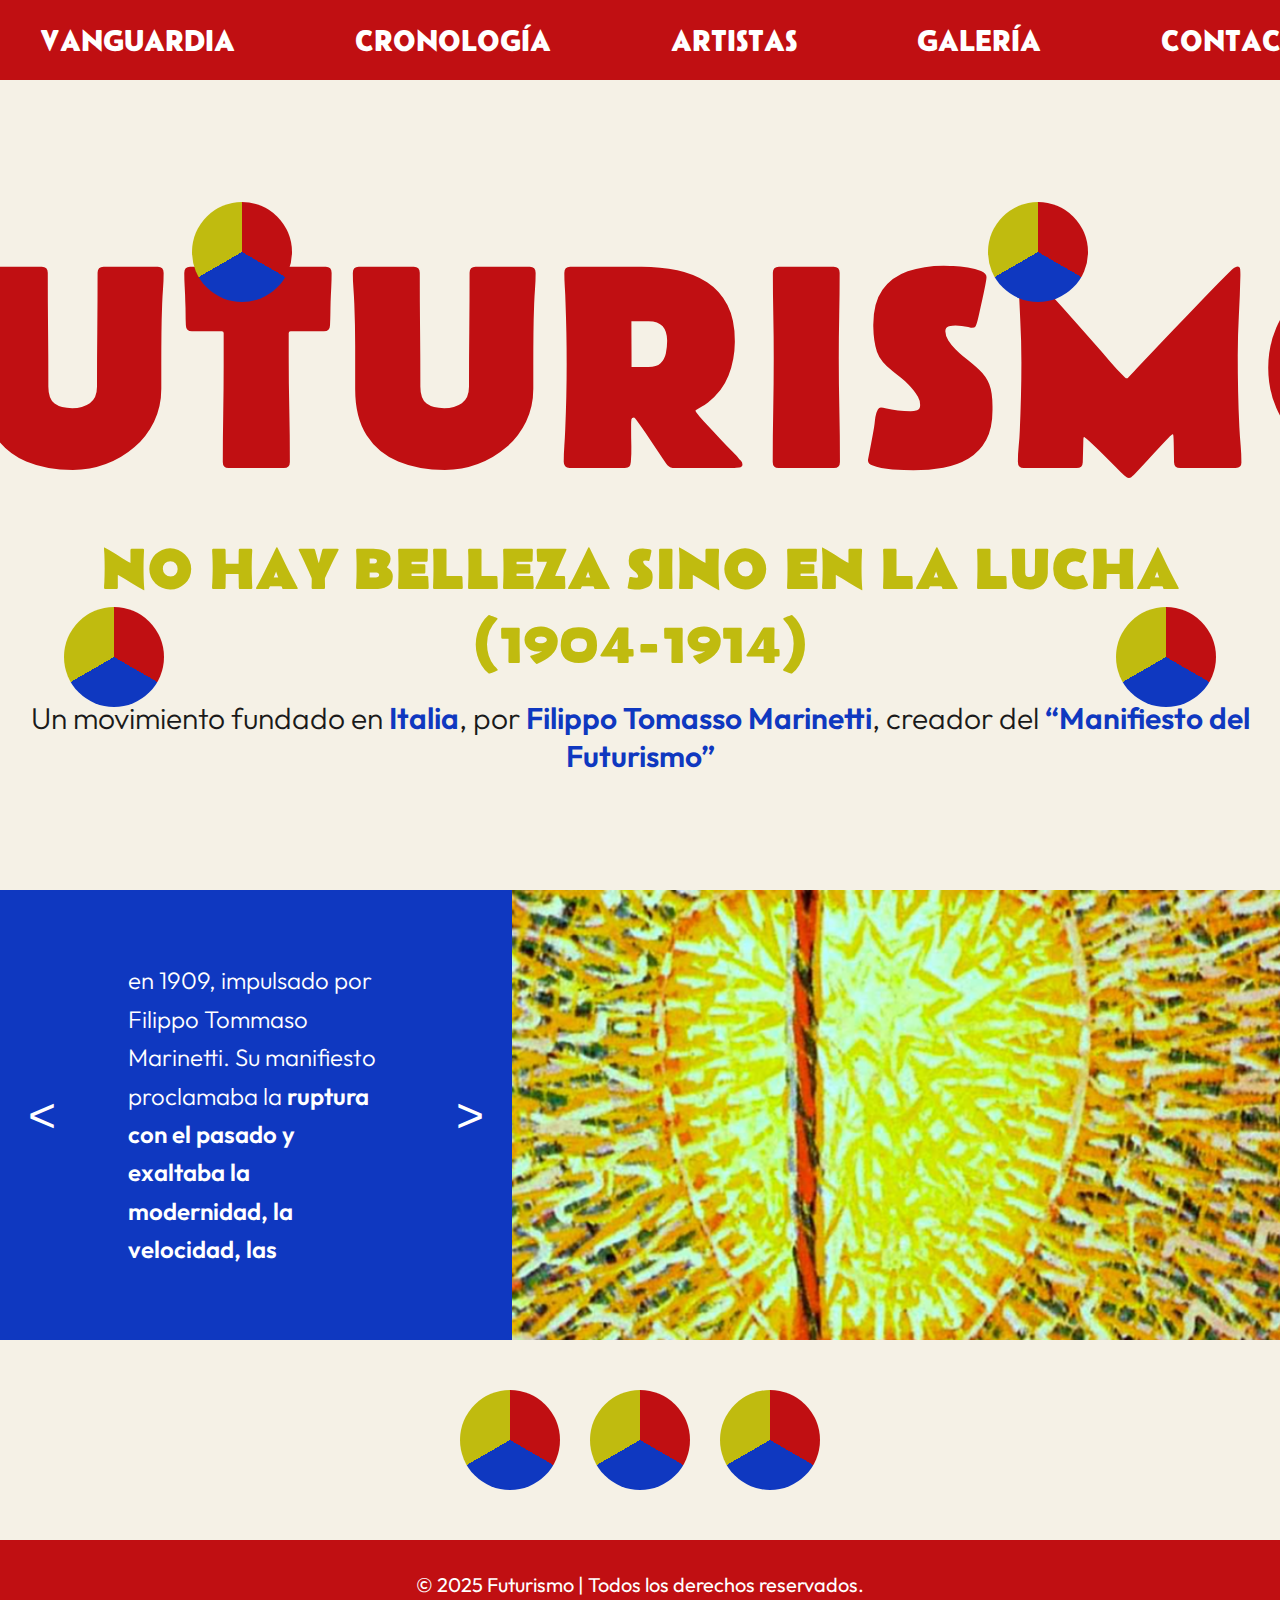
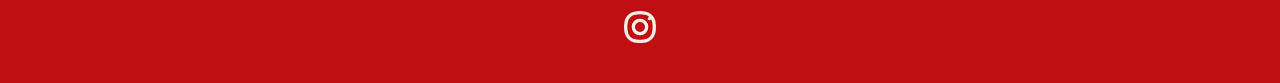
<file: index.html>
<!DOCTYPE html>
<html lang="es">
<head>
    <meta charset="UTF-8">
    <meta name="viewport" content="width=device-width, initial-scale=1.0">
    <title>Futurismo</title>
    <link rel="stylesheet" href="css/style.css">
</head>
<body>
    <header class="header">
        <nav class="nav">
            <ul>
                <li><a href="vanguardia.html">VANGUARDIA</a></li>
                <li><a href="cronologia.html">CRONOLOGÍA</a></li>
                <li><a href="artistas.html">ARTISTAS</a></li>
                <li><a href="galeria.html">GALERÍA</a></li>
                <li><a href="contacto.html">CONTACTO</a></li>
            </ul>
        </nav>
        <div class="logo">
            <a href="index.html"><img src="img/logo.svg" alt="Logo"></a>
        </div>
        <div class="hamburger-menu">
            <div class="line line-1"></div>
            <div class="line line-2"></div>
            <div class="line line-3"></div>
        </div>
    </header>

    <main>
        <section class="top-section">
            <div class="circle-container">
                <div class="circle c1"></div>
                <div class="circle c2"></div>
                <div class="circle c3"></div>
                <div class="circle c4"></div>
            </div>
            <h1>FUTURISMO</h1>
            <h2>NO HAY BELLEZA SINO EN LA LUCHA (1904-1914)</h2>
            <h3>Un movimiento fundado en <span class="highlight1">Italia</span>, por <span class="highlight1">Filippo Tomasso Marinetti</span>, creador del <span class="highlight1">“Manifiesto del Futurismo”</span></h3>
        </section>

        <div class="split-section">
            <div class="blue-background">
                <div class="slider-wrapper">
                    <div class="slide">
                        <h3>El <span class="highlight2">futurismo</span> fue un movimiento artístico y cultural nacido en Italia en 1909, impulsado por Filippo Tommaso Marinetti. Su manifiesto proclamaba la <span class="highlight2">ruptura con el pasado y exaltaba la modernidad, la velocidad, las máquinas, la industria y la energía de la vida urbana.</span></h3>
                    </div>
                    <div class="slide">
                        <h3>Pintores como <span class="highlight2">Umberto Boccioni, Gino Severini y Luigi Russolo</span> buscaron representar el <span class="highlight2">dinamismo y la fragmentación del mundo moderno.</span> El futurismo influyó en la <span class="highlight2">pintura, la escultura, la literatura y la música</span>, dejando una huella clave en las vanguardias europeas.</h3>
                    </div>
                </div>
                <button class="slide-arrow prev">&lt;</button>
                <button class="slide-arrow next">&gt;</button>
            </div>
            <div class="image-container">
                
            </div>
        </div>
    <div class="circle-section">
            <div class="circle-static"></div>
            <div class="circle-static"></div>
            <div class="circle-static"></div>
        </div>
    </main>

    <footer>
        <p>&copy; 2025 Futurismo | Todos los derechos reservados.</p>
        <a href="https://www.instagram.com/lvbportfolio" target="_blank">
            <img src="img/instagram.svg" alt="Instagram" class="instagram-logo">
        </a>
    </footer>

    <script src="js/main.js"></script>
</body>
</html>
</file>
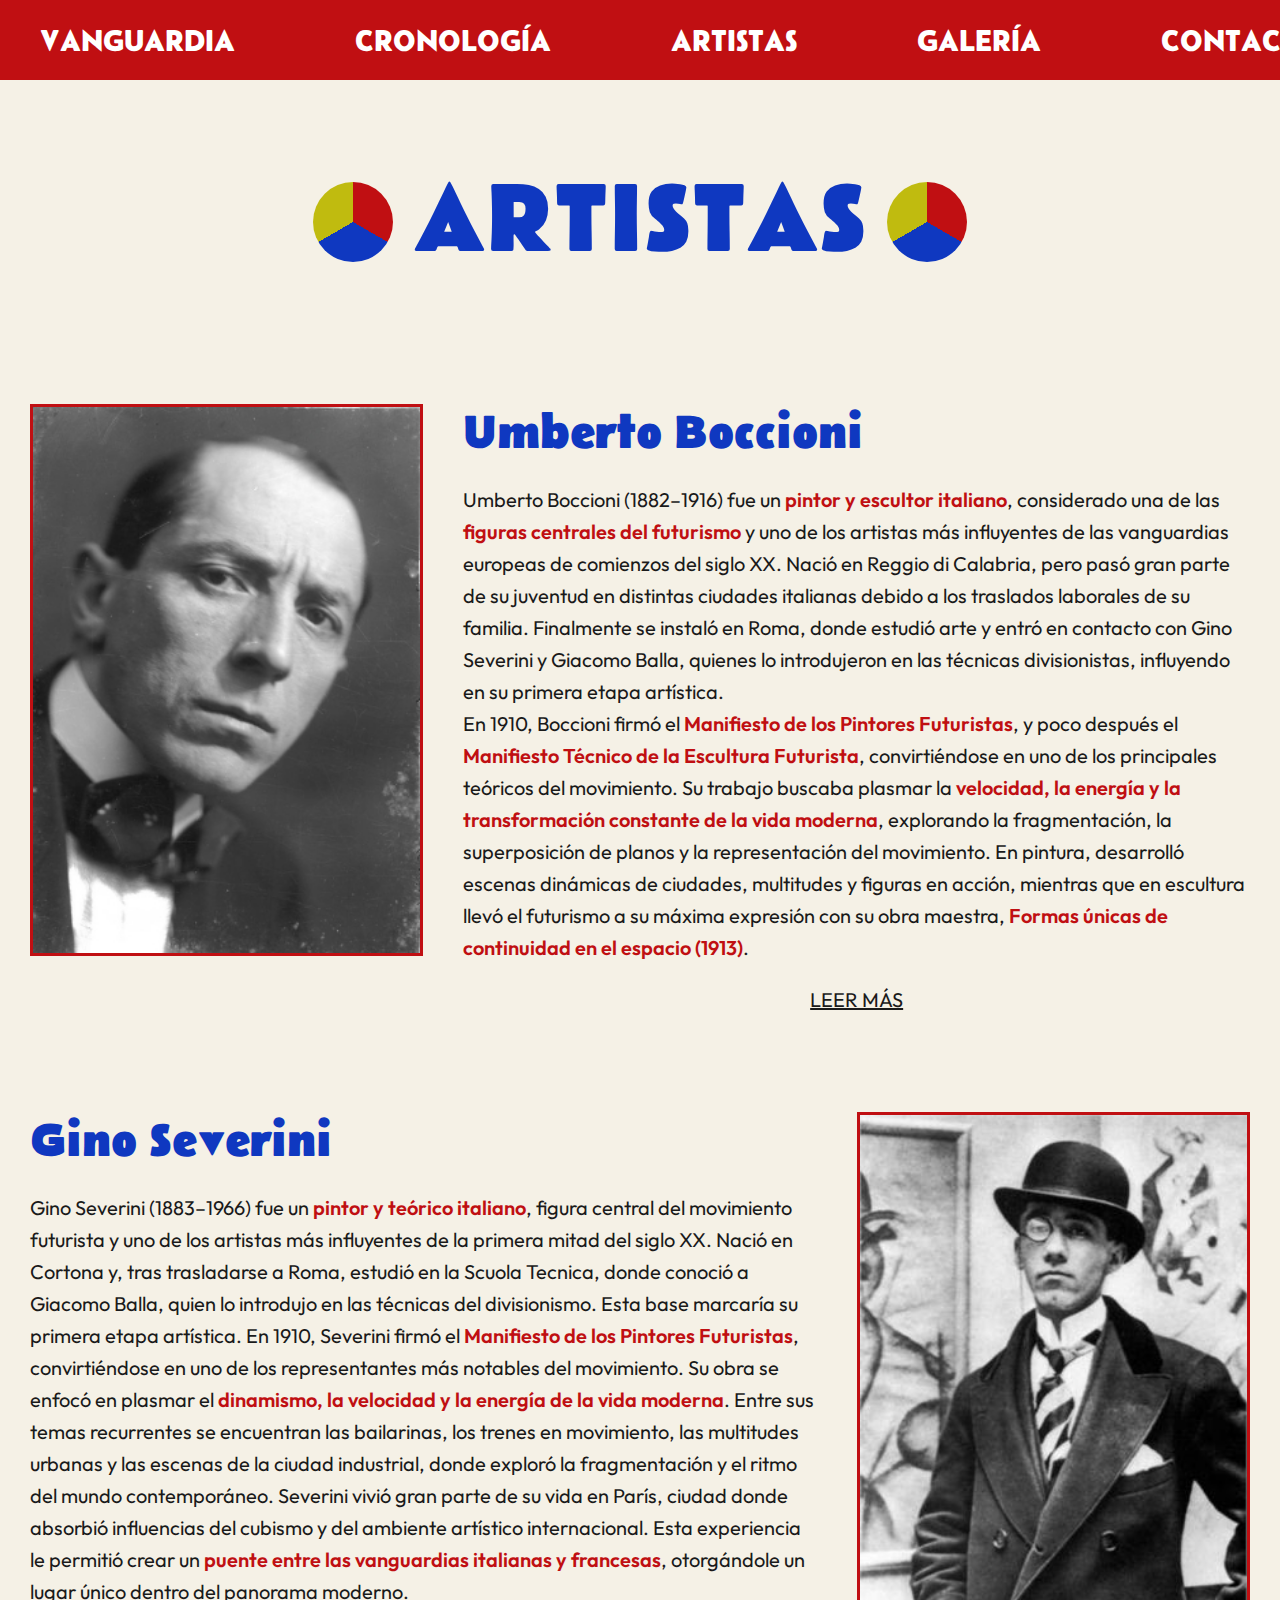
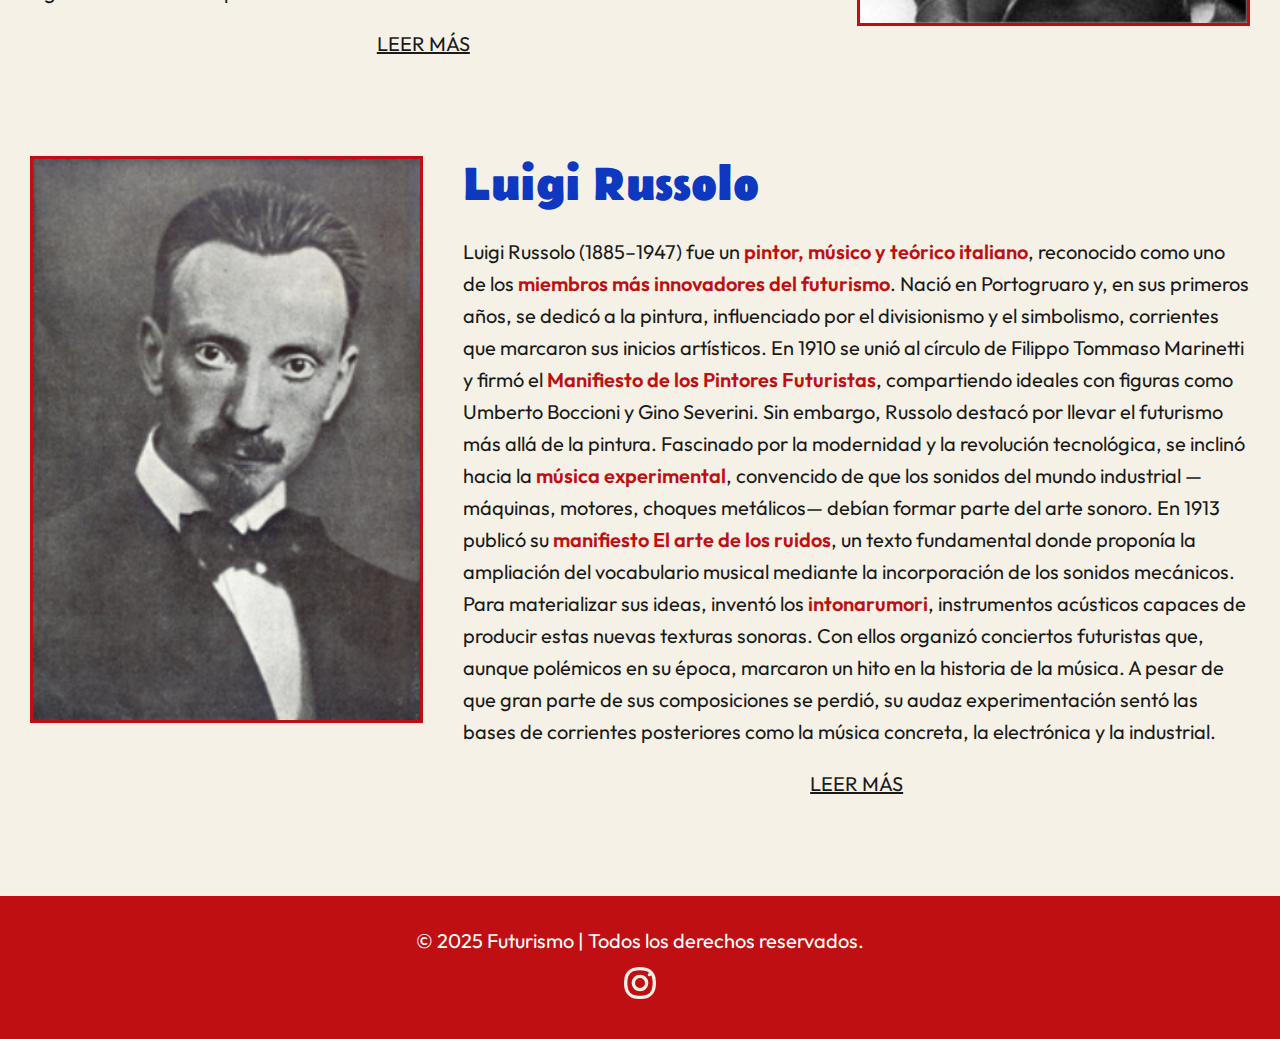
<file: artistas.html>
<!DOCTYPE html>
<html lang="es">
<head>
    <meta charset="UTF-8">
    <meta name="viewport" content="width=device-width, initial-scale=1.0">
    <title>Artistas</title>
    <link rel="stylesheet" href="css/style.css">
</head>
<body>
    <header class="header">
        <nav class="nav">
            <ul>
                <li><a href="vanguardia.html">VANGUARDIA</a></li>
                <li><a href="cronologia.html">CRONOLOGÍA</a></li>
                <li><a href="artistas.html">ARTISTAS</a></li>
                <li><a href="galeria.html">GALERÍA</a></li>
                <li><a href="contacto.html">CONTACTO</a></li>
            </ul>
        </nav>
        <div class="logo">
            <a href="index.html"><img src="img/logo.svg" alt="Logo"></a>
        </div>
        <div class="hamburger-menu">
            <div class="line line-1"></div>
            <div class="line line-2"></div>
            <div class="line line-3"></div>
        </div>
    </header>

    <main>
        <div class="title-container">
            <div class="circle title-circle c-left"></div>
            <h1 class="section-title">ARTISTAS</h1>
            <div class="circle title-circle c-right"></div>
        </div>

        <section class="artist-section-futurismo">
            <div class="artist-image-futurismo">
                <img src="img/umberto.jpg" alt="Umberto Boccioni">
            </div>
            <div class="artist-text-futurismo">
                <h2>Umberto Boccioni</h2>
                <h3>Umberto Boccioni (1882–1916) fue un <span class="highlight1">pintor y escultor italiano</span>, considerado una de las <span class="highlight1">figuras centrales del futurismo</span> y uno de los artistas más influyentes de las vanguardias europeas de comienzos del siglo XX. Nació en Reggio di Calabria, pero pasó gran parte de su juventud en distintas ciudades italianas debido a los traslados laborales de su familia. Finalmente se instaló en Roma, donde estudió arte y entró en contacto con Gino Severini y Giacomo Balla, quienes lo introdujeron en las técnicas divisionistas, influyendo en su primera etapa artística.
<br>En 1910, Boccioni firmó el <span class="highlight1">Manifiesto de los Pintores Futuristas</span>, y poco después el <span class="highlight1">Manifiesto Técnico de la Escultura Futurista</span>, convirtiéndose en uno de los principales teóricos del movimiento. Su trabajo buscaba plasmar la <span class="highlight1">velocidad, la energía y la transformación constante de la vida moderna</span>, explorando la fragmentación, la superposición de planos y la representación del movimiento.
En pintura, desarrolló escenas dinámicas de ciudades, multitudes y figuras en acción, mientras que en escultura llevó el futurismo a su máxima expresión con su obra maestra, <span class="highlight1">Formas únicas de continuidad en el espacio (1913)</span>.
</h3>
<div class="button-container">
<h3 id="leer-mas-btn" class="leer-mas-btn">LEER MÁS</h3>
</div>
<div id="texto-oculto" class="texto-oculto-container">
    <h3>Esta pieza, que representa el avance imparable del cuerpo humano a través del espacio, se convirtió en un <span class="highlight1">ícono universal del futurismo</span>.
Además de su labor artística, Boccioni escribió <span class="highlight1">textos fundamentales que sentaron las bases estéticas del futurismo</span> y definieron su dimensión teórica. Su vida se vio truncada prematuramente en 1916, a los 33 años, tras sufrir un accidente al caer de un caballo durante un entrenamiento militar.
A pesar de su breve trayectoria, el <span class="highlight1">legado de Boccioni influyó de manera decisiva</span> en la evolución del arte moderno europeo, consolidándose como un referente indispensable en la historia de las vanguardias.</h3>
</div>
            </div>
        </section>

        <section class="artist-section-futurismo">
            <div class="artist-image-futurismo">
                <img src="img/gino.jpg" alt="Gino Severini">
            </div>
            <div class="artist-text-futurismo">
                <h2>Gino Severini</h2>
                <h3>Gino Severini (1883–1966) fue un <span class="highlight1">pintor y teórico italiano</span>, figura central del movimiento futurista y uno de los artistas más influyentes de la primera mitad del siglo XX. Nació en Cortona y, tras trasladarse a Roma, estudió en la Scuola Tecnica, donde conoció a Giacomo Balla, quien lo introdujo en las técnicas del divisionismo. Esta base marcaría su primera etapa artística.
En 1910, Severini firmó el <span class="highlight1">Manifiesto de los Pintores Futuristas</span>, convirtiéndose en uno de los representantes más notables del movimiento. Su obra se enfocó en plasmar el <span class="highlight1">dinamismo, la velocidad y la energía de la vida moderna</span>. Entre sus temas recurrentes se encuentran las bailarinas, los trenes en movimiento, las multitudes urbanas y las escenas de la ciudad industrial, donde exploró la fragmentación y el ritmo del mundo contemporáneo.
Severini vivió gran parte de su vida en París, ciudad donde absorbió influencias del cubismo y del ambiente artístico internacional. Esta experiencia le permitió crear un <span class="highlight1">puente entre las vanguardias italianas y francesas</span>, otorgándole un lugar único dentro del panorama moderno.
</h3>
<div class="button-container">
<h3 id="leer-mas-btn-gino" class="leer-mas-btn">LEER MÁS</h3>
</div>
<div id="texto-oculto-gino" class="texto-oculto-container">
    <h3>Tras la Primera Guerra Mundial, su estilo cambió hacia una mayor búsqueda de orden y claridad, adoptando un enfoque más clásico sin abandonar del todo su interés por la teoría y la reflexión estética. Además de pintar, escribió ensayos y textos críticos sobre arte, donde defendió la importancia del análisis visual y el estudio de las formas.
Gino Severini falleció en París en 1966. Su <span class="highlight1">legado permanece como un testimonio esencial en la evolución del futurismo</span> y en la conexión entre las vanguardias europeas.</h3>
</div>
            </div>
        </section>

        <section class="artist-section-futurismo">
            <div class="artist-image-futurismo">
                <img src="img/luigi.jpg" alt="Luigi Russolo">
            </div>
            <div class="artist-text-futurismo">
                <h2>Luigi Russolo</h2>
                <h3>Luigi Russolo (1885–1947) fue un <span class="highlight1">pintor, músico y teórico italiano</span>, reconocido como uno de los <span class="highlight1">miembros más innovadores del futurismo</span>. Nació en Portogruaro y, en sus primeros años, se dedicó a la pintura, influenciado por el divisionismo y el simbolismo, corrientes que marcaron sus inicios artísticos. En 1910 se unió al círculo de Filippo Tommaso Marinetti y firmó el <span class="highlight1">Manifiesto de los Pintores Futuristas</span>, compartiendo ideales con figuras como Umberto Boccioni y Gino Severini.
Sin embargo, Russolo destacó por llevar el futurismo más allá de la pintura. Fascinado por la modernidad y la revolución tecnológica, se inclinó hacia la <span class="highlight1">música experimental</span>, convencido de que los sonidos del mundo industrial —máquinas, motores, choques metálicos— debían formar parte del arte sonoro. En 1913 publicó su <span class="highlight1">manifiesto El arte de los ruidos</span>, un texto fundamental donde proponía la ampliación del vocabulario musical mediante la incorporación de los sonidos mecánicos.
Para materializar sus ideas, inventó los <span class="highlight1">intonarumori</span>, instrumentos acústicos capaces de producir estas nuevas texturas sonoras. Con ellos organizó conciertos futuristas que, aunque polémicos en su época, marcaron un hito en la historia de la música. A pesar de que gran parte de sus composiciones se perdió, su audaz experimentación sentó las bases de corrientes posteriores como la música concreta, la electrónica y la industrial.
</h3>
<div class="button-container">
<h3 id="leer-mas-btn-luigi" class="leer-mas-btn">LEER MÁS</h3>
</div>
<div id="texto-oculto-luigi" class="texto-oculto-container">
    <h3>A pesar de que gran parte de sus composiciones se perdió, su audaz experimentación sentó las bases de corrientes posteriores como la música concreta, la electrónica y la industrial.
Russolo pasó sus últimos años en Laveno-Mombello, donde murió en 1947. Su legado perdura como el de un <span class="highlight1">pionero radical que expandió los límites de la creación artística</span> y anticipó buena parte de la música contemporánea.</h3>
</div>
            </div>
        </section>

    </main>

    <footer>
        <p>&copy; 2025 Futurismo | Todos los derechos reservados.</p>
        <a href="https://www.instagram.com/lvbportfolio" target="_blank">
            <img src="img/instagram.svg" alt="Instagram" class="instagram-logo">
        </a>
    </footer>

    <script src="js/main.js"></script>
</body>
</html>
</file>
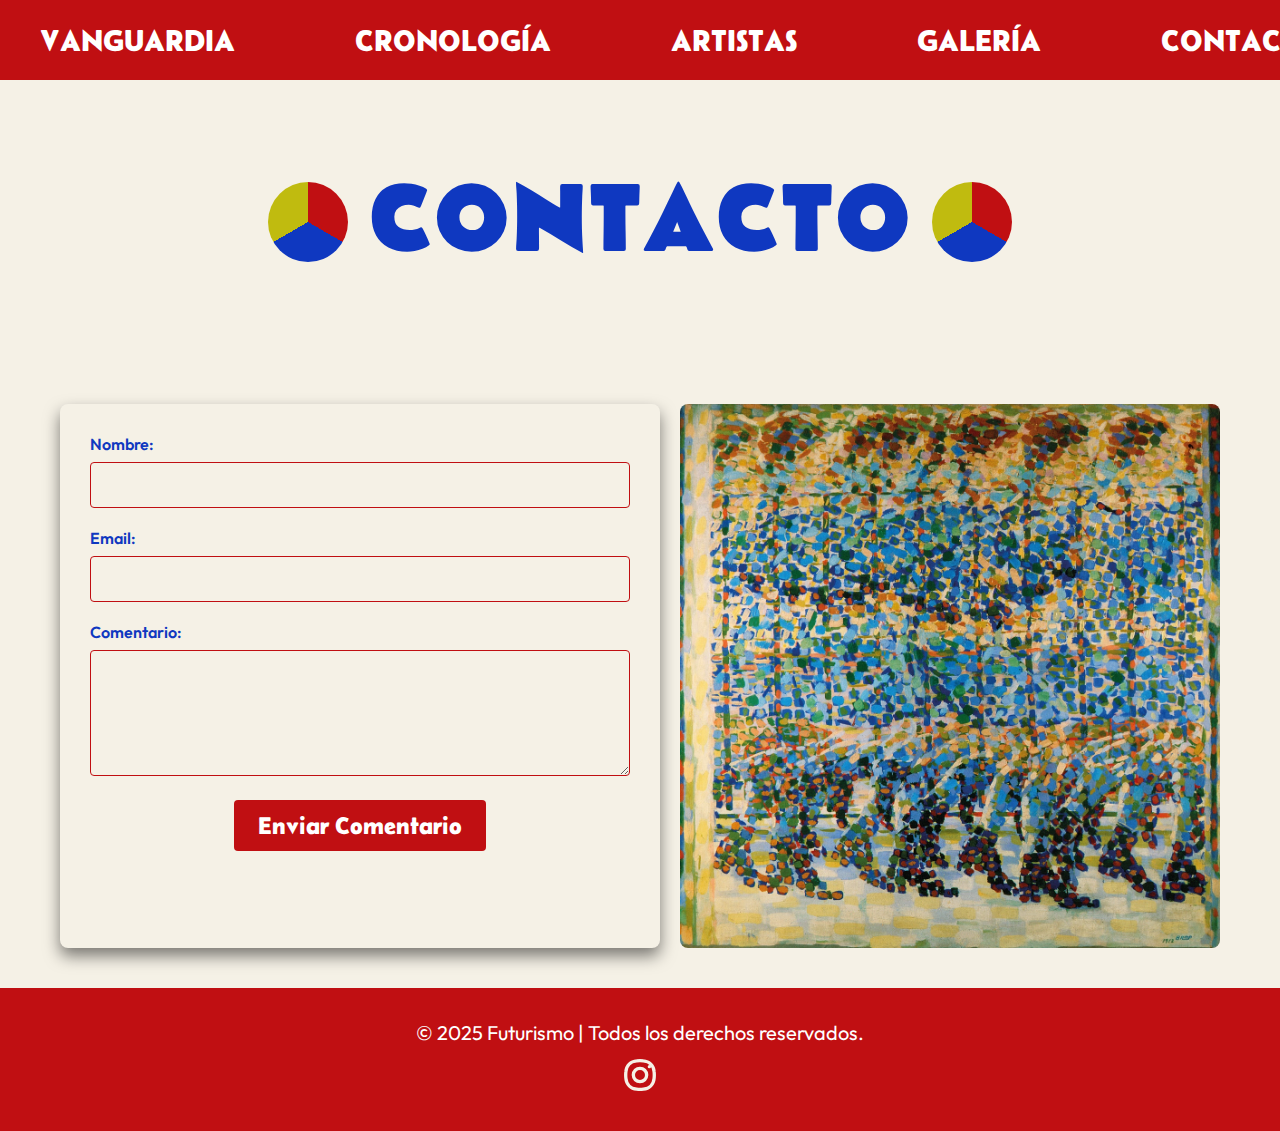
<file: contacto.html>
<!DOCTYPE html>
<html lang="es">
<head>
    <meta charset="UTF-8">
    <meta name="viewport" content="width=device-width, initial-scale=1.0">
    <title>Contacto</title>
    <link rel="stylesheet" href="css/style.css">
</head>
<body>
    <header class="header">
        <nav class="nav">
            <ul>
                <li><a href="vanguardia.html">VANGUARDIA</a></li>
                <li><a href="cronologia.html">CRONOLOGÍA</a></li>
                <li><a href="artistas.html">ARTISTAS</a></li>
                <li><a href="galeria.html">GALERÍA</a></li>
                <li><a href="contacto.html">CONTACTO</a></li>
            </ul>
        </nav>
        <div class="logo">
            <a href="index.html"><img src="img/logo.svg" alt="Logo"></a>
        </div>
        <div class="hamburger-menu">
            <div class="line line-1"></div>
            <div class="line line-2"></div>
            <div class="line line-3"></div>
        </div>
    </header>

    <main>
        <div class="title-container">
            <div class="circle title-circle c-left"></div>
            <h1 class="section-title">CONTACTO</h1>
            <div class="circle title-circle c-right"></div>
        </div>
        <section class="contact-section">
            <div class="contact-container">
                <form class="contact-form">
                    <div class="form-group">
                        <label for="name">Nombre:</label>
                        <input type="text" id="name" name="name" required>
                    </div>
                    <div class="form-group">
                        <label for="email">Email:</label>
                        <input type="email" id="email" name="email" required>
                    </div>
                    <div class="form-group">
                        <label for="comment">Comentario:</label>
                        <textarea id="comment" name="comment" rows="5" required></textarea>
                    </div>
                    <button type="submit" class="submit-button">Enviar Comentario</button>
                </form>
                <div class="contact-image">
                    <img src="img/foto2.jpg" alt="Futurismo">
                </div>
            </div>
        </section>
    </main>

    <footer>
        <p>&copy; 2025 Futurismo | Todos los derechos reservados.</p>
        <a href="https://www.instagram.com/lvbportfolio" target="_blank">
            <img src="img/instagram.svg" alt="Instagram" class="instagram-logo">
        </a>
    </footer>

    <script src="js/main.js"></script>
</body>
</html>
</file>
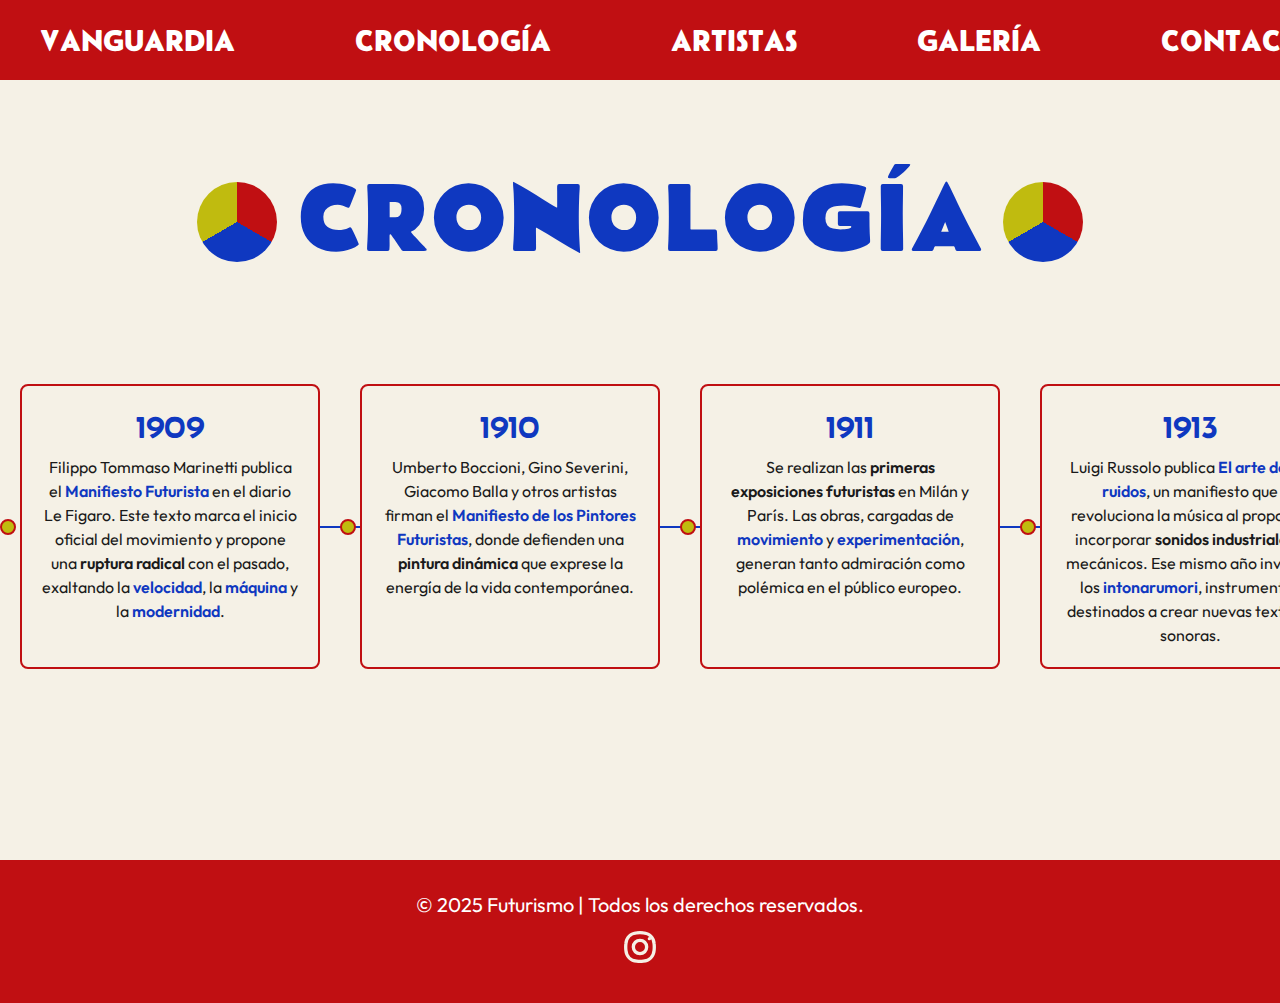
<file: cronologia.html>
<!DOCTYPE html>
<html lang="es">
<head>
    <meta charset="UTF-8">
    <meta name="viewport" content="width=device-width, initial-scale=1.0">
    <title>Cronología</title>
    <link rel="stylesheet" href="css/style.css">
</head>
<body>
    <header class="header">
        <nav class="nav">
            <ul>
                <li><a href="vanguardia.html">VANGUARDIA</a></li>
                <li><a href="cronologia.html">CRONOLOGÍA</a></li>
                <li><a href="artistas.html">ARTISTAS</a></li>
                <li><a href="galeria.html">GALERÍA</a></li>
                <li><a href="contacto.html">CONTACTO</a></li>
            </ul>
        </nav>
        <div class="logo">
            <a href="index.html"><img src="img/logo.svg" alt="Logo"></a>
        </div>
        <div class="hamburger-menu">
            <div class="line line-1"></div>
            <div class="line line-2"></div>
            <div class="line line-3"></div>
        </div>
    </header>

    <main>
        <div class="title-container">
            <div class="circle title-circle c-left"></div>
            <h1 class="section-title">CRONOLOGÍA</h1>
            <div class="circle title-circle c-right"></div>
        </div>

        <div class="timeline-container">
            <div class="timeline-wrapper">
                <div class="timeline-item">
                    <div class="timeline-year">1909</div>
                    <div class="timeline-description">
                        <p>Filippo Tommaso Marinetti publica el <span class="highlight1">Manifiesto Futurista</span> en el diario Le Figaro. Este texto marca el inicio oficial del movimiento y propone una <span class="highlight2">ruptura radical</span> con el pasado, exaltando la <span class="highlight1">velocidad</span>, la <span class="highlight1">máquina</span> y la <span class="highlight1">modernidad</span>.</p>
                    </div>
                </div>
                <div class="timeline-item">
                    <div class="timeline-year">1910</div>
                    <div class="timeline-description">
                        <p>Umberto Boccioni, Gino Severini, Giacomo Balla y otros artistas firman el <span class="highlight1">Manifiesto de los Pintores Futuristas</span>, donde defienden una <span class="highlight2">pintura dinámica</span> que exprese la energía de la vida contemporánea.</p>
                    </div>
                </div>
                <div class="timeline-item">
                    <div class="timeline-year">1911</div>
                    <div class="timeline-description">
                        <p>Se realizan las <span class="highlight2">primeras exposiciones futuristas</span> en Milán y París. Las obras, cargadas de <span class="highlight1">movimiento</span> y <span class="highlight1">experimentación</span>, generan tanto admiración como polémica en el público europeo.</p>
                    </div>
                </div>
                <div class="timeline-item">
                    <div class="timeline-year">1913</div>
                    <div class="timeline-description">
                        <p>Luigi Russolo publica <span class="highlight1">El arte de los ruidos</span>, un manifiesto que revoluciona la música al proponer incorporar <span class="highlight2">sonidos industriales</span> y mecánicos. Ese mismo año inventa los <span class="highlight1">intonarumori</span>, instrumentos destinados a crear nuevas texturas sonoras.</p>
                    </div>
                </div>
                <div class="timeline-item">
                    <div class="timeline-year">1913</div>
                    <div class="timeline-description">
                        <p>Umberto Boccioni esculpe <span class="highlight1">Formas únicas de continuidad en el espacio</span>, obra maestra que se convierte en <span class="highlight2">símbolo absoluto</span> del futurismo y de su obsesión por el <span class="highlight1">dinamismo</span>.</p>
                    </div>
                </div>
                <div class="timeline-item">
                    <div class="timeline-year">1915</div>
                    <div class="timeline-description">
                        <p>El <span class="highlight1">Manifiesto de la Escultura Futurista</span> amplía la influencia del movimiento hacia el <span class="highlight2">arte tridimensional</span>, proponiendo estructuras audaces que reflejen la energía del mundo moderno.</p>
                    </div>
                </div>
                <div class="timeline-item">
                    <div class="timeline-year">1916</div>
                    <div class="timeline-description">
                        <p>La <span class="highlight2">temprana muerte de Umberto Boccioni</span>, a los 33 años, debilita al grupo en un momento crucial, aunque su legado artístico permanece como núcleo de la estética futurista.</p>
                    </div>
                </div>
                <div class="timeline-item">
                    <div class="timeline-year">1920s</div>
                    <div class="timeline-description">
                        <p>El futurismo se expande hacia la <span class="highlight1">arquitectura</span>, el <span class="highlight1">diseño gráfico</span> y la <span class="highlight1">tipografía</span>, influyendo en nuevas corrientes y dejando huellas en el urbanismo y la cultura visual.</p>
                    </div>
                </div>
                <div class="timeline-item">
                    <div class="timeline-year">1940s</div>
                    <div class="timeline-description">
                        <p>El movimiento pierde fuerza, pero su <span class="highlight2">espíritu experimental</span> continúa inspirando la <span class="highlight1">música electrónica</span>, el <span class="highlight1">arte contemporáneo</span> y la visión de un mundo marcado por la tecnología.</p>
                    </div>
                </div>
            </div>
        </div>

    </main>

    <footer>
        <p>&copy; 2025 Futurismo | Todos los derechos reservados.</p>
        <a href="https://www.instagram.com/lvbportfolio" target="_blank">
            <img src="img/instagram.svg" alt="Instagram" class="instagram-logo">
        </a>
    </footer>

    <script src="js/main.js"></script>
</body>
</html>
</file>
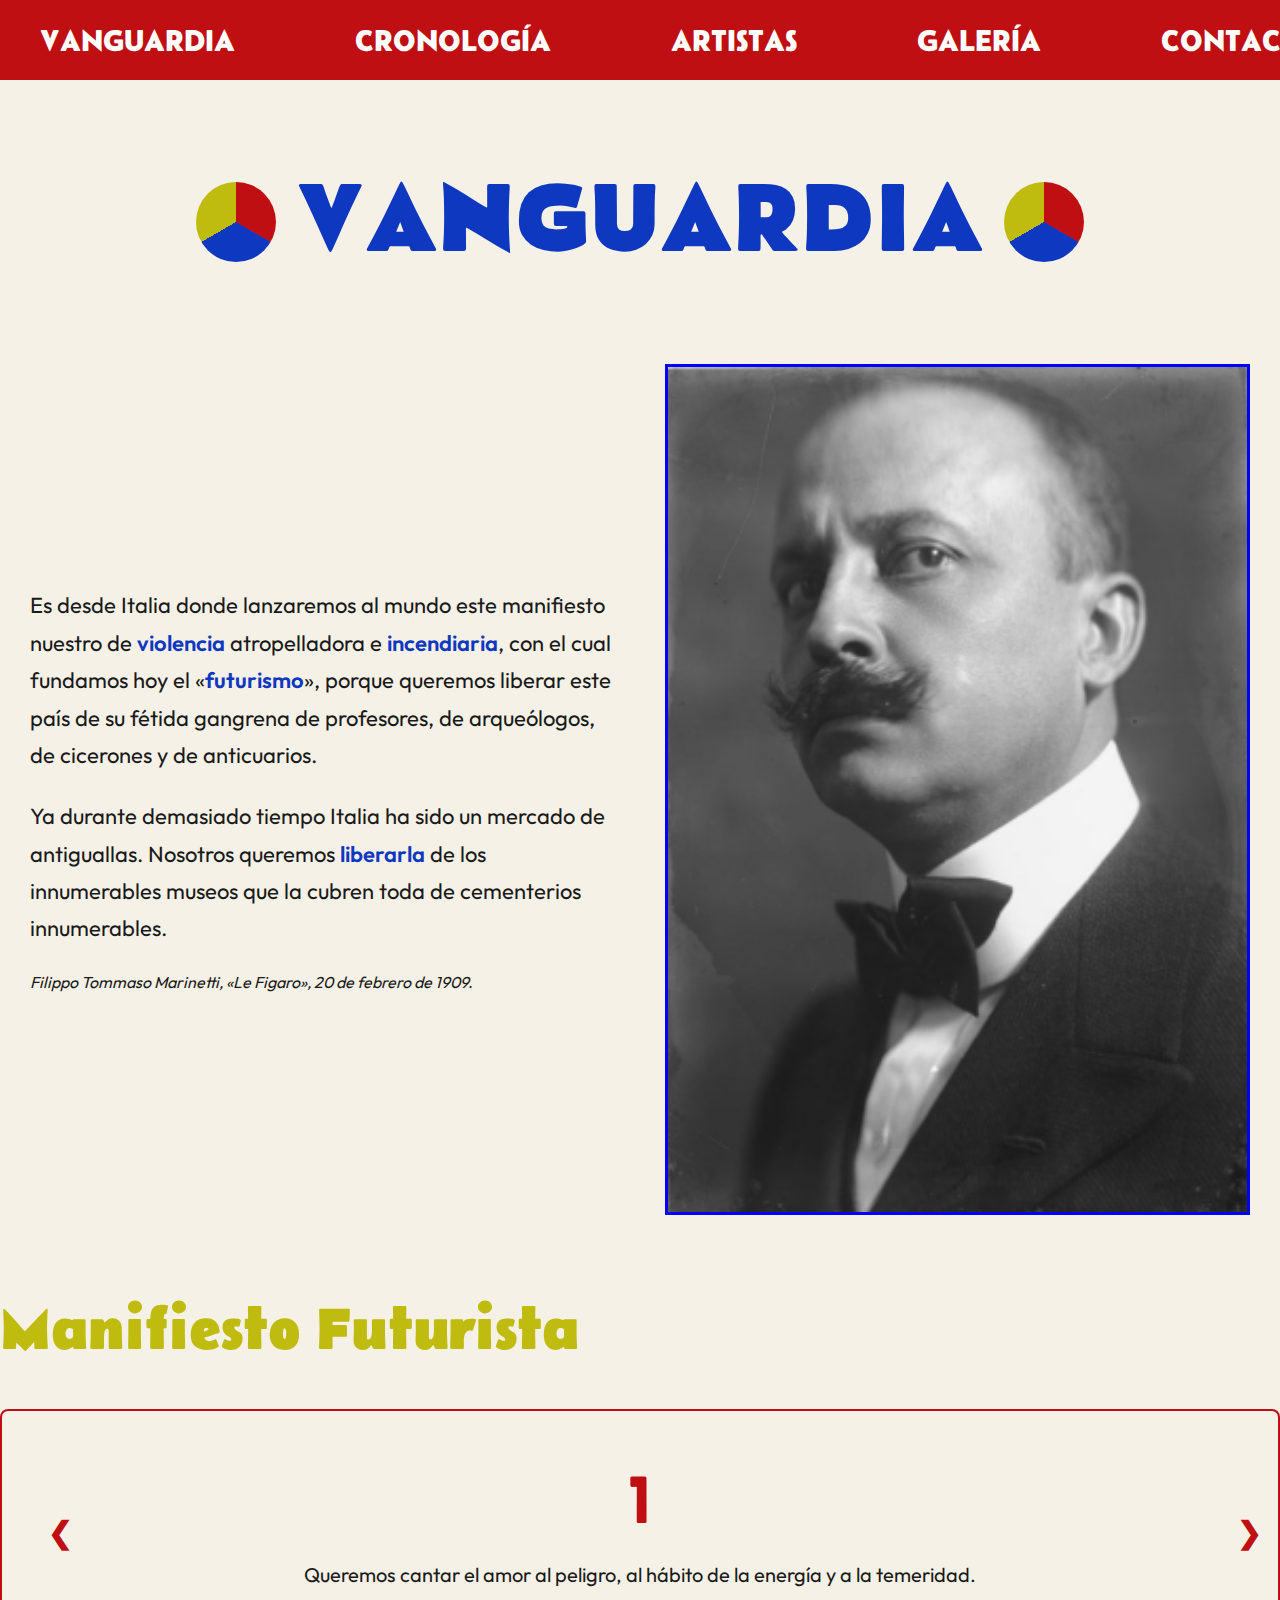
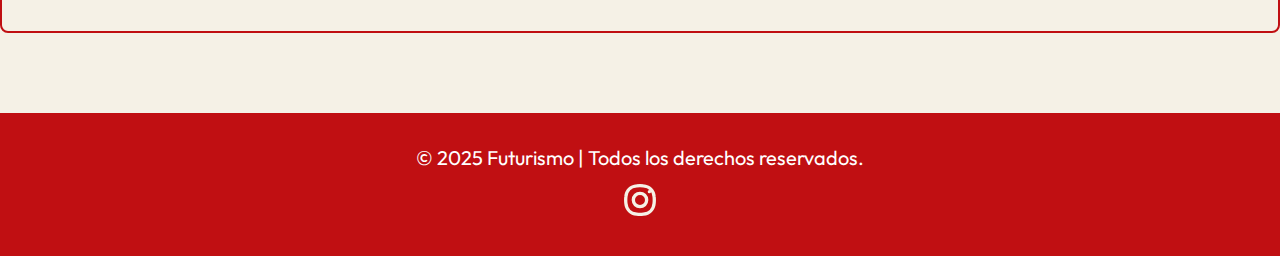
<file: vanguardia.html>
<!DOCTYPE html>
<html lang="es">
<head>
    <meta charset="UTF-8">
    <meta name="viewport" content="width=device-width, initial-scale=1.0">
    <title>Vanguardia</title>
    <link rel="stylesheet" href="css/style.css">
</head>
<body>
    <header class="header">
        <nav class="nav">
            <ul>
                <li><a href="vanguardia.html">VANGUARDIA</a></li>
                <li><a href="cronologia.html">CRONOLOGÍA</a></li>
                <li><a href="artistas.html">ARTISTAS</a></li>
                <li><a href="galeria.html">GALERÍA</a></li>
                <li><a href="contacto.html">CONTACTO</a></li>
            </ul>
        </nav>
        <div class="logo">
            <a href="index.html"><img src="img/logo.svg" alt="Logo"></a>
        </div>
        <div class="hamburger-menu">
            <div class="line line-1"></div>
            <div class="line line-2"></div>
            <div class="line line-3"></div>
        </div>
    </header>

    <main>
        <div class="title-container">
            <div class="circle title-circle c-left"></div>
            <h1 class="section-title">VANGUARDIA</h1>
            <div class="circle title-circle c-right"></div>
        </div>

        <section class="marinetti-section">
            <div class="marinetti-text">
                <h3>Es desde Italia donde lanzaremos al mundo este manifiesto nuestro de <span class="highlight1">violencia</span> atropelladora e <span class="highlight1">incendiaria</span>, con el cual fundamos hoy el «<span class="highlight1">futurismo</span>», porque queremos liberar este país de su fétida gangrena de profesores, de arqueólogos, de cicerones y de anticuarios.</h3>
                <h3>Ya durante demasiado tiempo Italia ha sido un mercado de antiguallas. Nosotros queremos <span class="highlight1">liberarla</span> de los innumerables museos que la cubren toda de cementerios innumerables.</h3>
                <p><em>Filippo Tommaso Marinetti, «Le Figaro», 20 de febrero de 1909.</em></p>
            </div>
            <div class="marinetti-image">
                <img src="img/filippo.jpg" alt="Filippo Tommaso Marinetti" class="marinetti-img">
            </div>
        </section>

        <h2 class="carousel-title">Manifiesto Futurista</h2>
        <div class="laws-carousel">
            <div class="laws-slide">
                <span class="law-number">1</span>
                <p class="law-text">Queremos cantar el amor al peligro, al hábito de la energía y a la temeridad.</p>
            </div>
            <div class="laws-slide">
                <span class="law-number">2</span>
                <p class="law-text">El coraje, la audacia y la rebeldía serán elementos esenciales de nuestra poesía.</p>
            </div>
            <div class="laws-slide">
                <span class="law-number">3</span>
                <p class="law-text">La pintura y el arte ha magnificado hasta hoy la inmovilidad del pensamiento, el éxtasis y el sueño, nosotros queremos exaltar el movimiento agresivo, el insomnio febril, la carrera, el salto mortal, la bofetada y el puñetazo.</p>
            </div>
            <div class="laws-slide">
                <span class="law-number">4</span>
                <p class="law-text">Afirmamos que el esplendor del mundo se ha enriquecido con una belleza nueva: la belleza de la velocidad. Un coche de carreras con su capó adornado con grandes tubos parecidos a serpientes de aliento explosivo… un automóvil rugiente que parece que corre sobre la metralla es más bello que la Victoria de Samotracia.</p>
            </div>
            <div class="laws-slide">
                <span class="law-number">5</span>
                <p class="law-text">Queremos alabar al hombre que tiene el volante, cuya lanza ideal atraviesa la Tierra, lanzada ella misma por el circuito de su órbita.</p>
            </div>
            <div class="laws-slide">
                <span class="law-number">6</span>
                <p class="law-text">Hace falta que el poeta se prodigue con ardor, fausto y esplendor para aumentar el entusiástico fervor de los elementos primordiales.</p>
            </div>
            <div class="laws-slide">
                <span class="law-number">7</span>
                <p class="law-text">No hay belleza sino en la lucha. Ninguna obra de arte sin carácter agresivo puede ser considerada una obra maestra. La pintura ha de ser concebida como un asalto violento contra las fuerzas desconocidas, para reducirlas a postrarse delante del hombre.</p>
            </div>
            <div class="laws-slide">
                <span class="law-number">8</span>
                <p class="law-text">¡Estamos sobre el promontorio más elevado de los siglos! ¿Por qué deberíamos protegernos si pretendemos derribar las misteriosas puertas del Imposible? El Tiempo y el Espacio morirán mañana. Vivimos ya en lo absoluto porque ya hemos creado la eterna velocidad omnipresente.</p>
            </div>
            <div class="laws-slide">
                <span class="law-number">9</span>
                <p class="law-text">Queremos glorificar la guerra – única higiene del mundo-, el militarismo, el patriotismo, el gesto destructor de los anarquistas, las ideas por las cuales se muere y el desprecio por la mujer.</p>
            </div>
            <div class="laws-slide">
                <span class="law-number">10</span>
                <p class="law-text">Queremos destruir los museos, las bibliotecas, las academias variadas y combatir el moralismo, el feminismo y todas las demás cobardías oportunistas y utilitarias.</p>
            </div>
            <div class="laws-slide">
                <span class="law-number">11</span>
                <p class="law-text">Cantaremos a las grandes multitudes que el trabajo agita, por el placer o por la revuelta: cantaremos a las mareas multicolores y polifónicas de las revoluciones en las capitales modernas; cantaremos al febril fervor nocturno de los arsenales y de los astilleros incendiados por violentas lunas eléctricas; a las estaciones ávidas devoradoras de serpientes que humean, en las fábricas colgadas en las nubes por los hilos de sus humaredas; en los puentes parecidos a gimnastas gigantes que salvan los ríos brillando al sol como cuchillos centelleantes; en los barcos de vapor.</p>
            </div>

            <button class="prev-law">&#10094;</button>
            <button class="next-law">&#10095;</button>
        </div>
    </main>

    <footer>
        <p>&copy; 2025 Futurismo | Todos los derechos reservados.</p>
        <a href="https://www.instagram.com/lvbportfolio" target="_blank">
            <img src="img/instagram.svg" alt="Instagram" class="instagram-logo">
        </a>
    </footer>

    <script src="js/main.js"></script>
</body>
</html>
</file>
<file: css/style.css>
@import url('https://fonts.googleapis.com/css2?family=Belanosima:wght@400;600;700&family=Outfit:wght@100..900&display=swap');

:root {
    --bg-main: #F5F1E6;
    --header-footer-bg: #C00F12;
    --text-light: #FFFFFF;
    --text-dark: #1a1a1a;
    --color-blue: #0F38C0;
    --color-yellow: #C0BB0F;
    --font-body: 'Outfit', sans-serif;
    --font-heading: 'Belanosima', sans-serif;
}

* {
    margin: 0;
    padding: 0;
    box-sizing: border-box;
}

body {
    background-color: var(--bg-main);
    font-family: var(--font-body);
    color: var(--text-dark);
}

h1, h2, h3, h4, h5, h6 {
    font-family: var(--font-heading);
}

a {
    text-decoration: none;
    color: inherit;
}

ul {
    list-style: none;
}

img {
    max-width: 100%;
    height: auto;
}


.header {
    background-color: var(--header-footer-bg);
    color: var(--text-light);
    display: flex;
    justify-content: space-between;
    align-items: center;
    padding: 16px 40px;
    height: 80px; 
    position: relative;
    z-index: 200;
}

.header .logo {
    order: 1; 
}

.header .nav {
    order: 2; 
}

.header .logo a {
    display: inline-block;
    transition: filter 0.3s ease;
}

.header .logo a:hover {
    filter: drop-shadow(0 0 8px rgba(255, 255, 255, 0.7));
}

.header .logo img {
    max-height: 60px; 
}

.header .nav ul {
    display: flex;
    gap: 120px;
}

.header .nav a {
    font-family: var(--font-heading);
    font-weight: 600;
    font-size: 30px;
    text-transform: uppercase;
    position: relative;
    transition: text-shadow 0.3s ease;
}

.header .nav a::after {
    content: '';
    position: absolute;
    width: 100%;
    height: 2px;
    bottom: -5px;
    left: 0;
    background-color: var(--text-light);
    transform: scaleX(0);
    transform-origin: bottom right;
    transition: transform 0.3s ease-out;
}

.header .nav a:hover {
    text-shadow: 0 0 8px rgba(255, 255, 255, 0.7);
}

.header .nav a:hover::after {
    transform: scaleX(1);
    transform-origin: bottom left;
}

.hamburger-menu {
    display: none; 
}



@keyframes spin {
    from { transform: rotate(0deg); }
    to { transform: rotate(360deg); }
}


.top-section {
    min-height: 90vh;
    display: flex;
    flex-direction: column;
    justify-content: center;
    align-items: center;
    text-align: center;
    padding: 32px 16px;
    position: relative; 
    overflow: hidden; 
}

.circle-container {
    position: absolute;
    top: 0;
    left: 0;
    width: 100%;
    height: 100%;
}

.circle {
    position: absolute;
    width: 100px;
    height: 100px;
    border-radius: 50%;
    background: conic-gradient(
        var(--header-footer-bg) 0deg 120deg,
        var(--color-blue) 120deg 240deg,
        var(--color-yellow) 240deg 360deg
    );
    animation: spin 10s linear infinite;
}

.circle.c1 { top: 15%; left: 15%; }
.circle.c2 { top: 15%; right: 15%; }
.circle.c3 { top: 65%; left: 5%; }
.circle.c4 { top: 65%; right: 5%; }

.top-section h1 {
    font-size: 300px;
    color: var(--header-footer-bg);
}

.top-section h2 {
    font-size: 60px;
    margin-top: -32px; 
    color: var(--color-yellow);
}

.top-section h3 {
    font-size: 30px;
    margin-top: 16px;
    font-family: var(--font-body);
    font-weight: 300;
}

.highlight1 {
    color: var(--color-blue);
    font-weight: 600;
}

.split-section {
    display: grid;
    grid-template-columns: 2fr 3fr; 
    min-height: 50vh;
} 

.blue-background {
    background-color: #0F38C0;
    color: var(--text-light);
    padding: 64px;
    display: flex;
    justify-content: center;
    align-items: center;
    text-align: left;
    position: relative; 
}

.blue-background h3 {
    font-family: var(--font-body);
    font-weight: 300;
    font-size: 24px;
    line-height: 1.6;
}

.highlight2 {
    font-weight: 600;
}

.image-container {
    background: url('../img/foto1.jpg') no-repeat center center/cover;
    min-height: 300px;
}

.circle-section {
    display: flex;
    justify-content: center;
    align-items: center;
    gap: 30px;
    padding: 50px 0;
}

.circle-static {
    width: 100px;
    height: 100px;
    border-radius: 50%;
    background: conic-gradient(
        var(--header-footer-bg) 0deg 120deg,
        var(--color-blue) 120deg 240deg,
        var(--color-yellow) 240deg 360deg
    );
}


footer {
    background-color: var(--header-footer-bg);
    color: var(--text-light);
    display: flex;
    flex-direction: column;
    justify-content: center;
    align-items: center;
    padding: 32px;
    text-align: center;
}

footer p {
    font-size: 20px;
}

.instagram-logo {
    width: 40px;
    height: 40px;
    margin-top: 10px;
    transition: filter 0.3s ease;
}

.instagram-logo:hover {
    filter: drop-shadow(0 0 8px rgba(255, 255, 255, 0.7));
}


.texto-oculto-container {
    max-height: 0;
    overflow: hidden;
    transition: max-height 0.7s ease-in-out;
}

.texto-oculto-container.visible {
    max-height: 1000px; 
}

.leer-mas-btn {
    cursor: pointer;
    text-decoration: underline;
}


.slider-wrapper {
    position: relative;
    width: 100%;
    height: 100%;
    display: flex;
    overflow: hidden;
}

.slide {
    position: absolute;
    top: 0;
    left: 0;
    width: 100%;
    height: 100%;
    padding: 32px 64px; 
    transition: transform 0.6s ease-in-out;
    display: flex;
    justify-content: flex-start;
    align-items: center;
}

.slide-arrow {
    position: absolute;
    top: 50%;
    transform: translateY(-50%);
    background-color: transparent;
    color: white;
    border: none;
    padding: 8px;
    cursor: pointer;
    z-index: 10;
    font-size: 48px;
    transition: text-shadow 0.3s ease;
}

.slide-arrow:hover {
    text-shadow: 0 0 10px rgba(255, 255, 255, 0.8);
}

.slide-arrow.prev {
    left: 20px;
}

.slide-arrow.next {
    right: 20px;
}


.section-title {
    font-size: 100px;
    color: var(--color-blue);
    white-space: nowrap;
    text-align: center;
    margin-top: 40px;
    margin-bottom: 40px;
}


.marinetti-section {
    display: grid;
    grid-template-columns: 1fr 1fr;
    gap: 50px;
    max-width: 1300px;
    margin: 0 auto 80px auto;
    padding: 0 30px;
    align-items: center;
}

.marinetti-text h3 {
    font-family: var(--font-body);
    font-size: 22px;
    line-height: 1.7;
    font-weight: 400;
    margin-bottom: 24px;
}

.marinetti-text p {
    font-family: var(--font-body);
    font-style: italic;
}

.marinetti-image img {
    width: 100%;
    height: auto;
}


.carousel-title {
    text-align: left;
    font-size: 60px;
    color: var(--color-yellow);
    margin-bottom: 40px;
    max-width: 1300px;
    margin: 0 auto 40px auto;
}


.marinetti-img {
    width: 70%;
    height: auto;
    display: block;
    margin: 0 auto;
    border: 3px solid blue;
    box-sizing: border-box;
}

.laws-carousel {
    position: relative;
    width: 100%;
    margin: 0 auto 80px auto;
    overflow: hidden;
    border: 2px solid var(--header-footer-bg);
    border-radius: 8px;
    padding: 0 30px;
    max-width: 1300px;
}

.laws-slide {
    display: none; 
    padding: 40px;
    text-align: center;
    background-color: var(--bg-main);
}

.laws-slide.active {
    display: block; 
}

.law-number {
    font-size: 80px;
    color: var(--header-footer-bg);
    font-family: var(--font-heading);
    margin-bottom: 20px;
    display: block;
}

.law-text {
    font-size: 20px;
    line-height: 1.6;
    color: var(--text-dark);
}

.prev-law, .next-law {
    cursor: pointer;
    position: absolute;
    top: 50%;
    width: auto;
    padding: 16px;
    margin-top: -22px;
    color: var(--header-footer-bg);
    font-weight: bold;
    font-size: 30px;
    transition: 0.6s ease;
    border-radius: 0 3px 3px 0;
    user-select: none;
    background-color: transparent;
    border: none;
}

.next-law {
    right: 0;
    border-radius: 3px 0 0 3px;
}

.prev-law:hover, .next-law:hover {
    background-color: rgba(0,0,0,0.8);
    color: var(--text-light);
}


.timeline-container {
    overflow-x: auto;
    padding-bottom: 20px;
    margin: 0 auto 80px auto;
    padding: 0 20px;
}

.timeline-wrapper {
    display: flex;
    flex-wrap: nowrap; 
    padding: 20px 0; 
    position: relative; 
}

.timeline-wrapper::before {
    content: '';
    position: absolute;
    top: 50%;
    left: 0;
    right: 0;
    height: 2px;
    background-color: var(--color-blue); 
    transform: translateY(-50%);
    z-index: 1;
}

.timeline-item {
    flex: 0 0 auto; 
    width: 300px; 
    margin-right: 40px; 
    background-color: var(--bg-main); 
    border: 2px solid var(--header-footer-bg); 
    border-radius: 8px;
    padding: 20px;
    text-align: center;
    position: relative; 
    z-index: 2; 
}

.timeline-item:last-child {
    margin-right: 0; 
}

.timeline-item::before {
    content: '';
    position: absolute;
    top: 50%;
    left: -22px; 
    width: 12px;
    height: 12px;
    background-color: var(--color-yellow); 
    border: 2px solid var(--header-footer-bg); 
    border-radius: 50%;
    transform: translateY(-50%);
    z-index: 3; 
}

.timeline-year {
    font-family: var(--font-heading);
    font-size: 36px;
    color: var(--color-blue);
    margin-bottom: 10px;
}

.timeline-description {
    font-size: 16px;
    line-height: 1.5;
    color: var(--text-dark);
}

::-webkit-scrollbar {
    height: 10px;
    width: 10px; 
}

::-webkit-scrollbar-track {
    background: var(--bg-main);
    border-radius: 5px;
}

::-webkit-scrollbar-thumb {
    background: var(--color-yellow);
    border-radius: 5px;
}

::-webkit-scrollbar-thumb:hover {
    background: var(--color-yellow);
}

::-webkit-scrollbar:vertical {
    width: 0;
    background: transparent;
}

::-webkit-scrollbar-track:vertical {
    background: transparent;
}

::-webkit-scrollbar-thumb:vertical {
    background: transparent;
}

::-webkit-scrollbar-thumb:vertical:hover {
    background: transparent;
}

main {
    min-height: calc(100vh - 160px);
}


.gallery-section {
    padding: 40px 20px;
    max-width: 1200px;
    margin: 0 auto;
    text-align: center;
}

.gallery-section h1 {
    font-size: 60px;
    color: var(--color-blue);
    margin-bottom: 40px;
}

#my-gallery {
    display: grid;
    grid-template-columns: repeat(auto-fit, minmax(300px, 1fr));
    gap: 15px;
}

#my-gallery a {
    position: relative;
    display: block;
    overflow: hidden;
    border: 2px solid var(--header-footer-bg);
    border-radius: 8px;
    transition: transform 0.3s ease, box-shadow 0.3s ease;
}

#my-gallery a:hover {
    transform: translateY(-5px);
    box-shadow: 0 8px 16px rgba(0, 0, 0, 0.5);
}

#my-gallery img {
    width: 100%;
    height: 250px; 
    object-fit: cover; 
    display: block;
}

.gallery-item-info {
    position: absolute;
    top: 0;
    left: 0;
    width: 100%;
    height: 100%;
    background-color: rgba(15, 56, 192, 0.85);
    color: var(--text-light);
    display: flex;
    flex-direction: column;
    justify-content: center;
    align-items: center;
    text-align: center;
    padding: 10px;
    opacity: 0;
    transition: opacity 0.4s ease;
}

#my-gallery a:hover .gallery-item-info {
    opacity: 1;
}

.gallery-item-info h3 {
    font-family: var(--font-heading);
    font-size: 20px;
    margin-bottom: 5px;
}

.gallery-item-info p {
    font-family: var(--font-body);
    font-size: 14px;
}

.contact-section {
    padding: 40px 20px;
    max-width: 1200px;
    margin: 0 auto;
    text-align: center;
}

.contact-form {
    display: flex;
    flex-direction: column;
    gap: 20px;
    background-color: var(--bg-main);
    padding: 30px;
    border-radius: 8px;
    box-shadow: 0 8px 16px rgba(0, 0, 0, 0.5);
}

.form-group {
    text-align: left;
}

.form-group label {
    display: block;
    margin-bottom: 8px;
    font-weight: 600;
    color: var(--color-blue);
}

.form-group input[type="text"],
.form-group input[type="email"],
.form-group textarea {
    width: 100%;
    padding: 12px;
    border: 1px solid var(--header-footer-bg);
    border-radius: 4px;
    font-family: var(--font-body);
    font-size: 16px;
    color: var(--text-dark);
    background-color: var(--bg-main);
}

.form-group input[type="text"]:focus,
.form-group input[type="email"]:focus,
.form-group textarea:focus {
    border-color: var(--color-yellow);
    outline: none;
    box-shadow: 0 0 5px rgba(192, 187, 15, 0.5);
}

.submit-button {
    background-color: var(--header-footer-bg);
    color: var(--text-light);
    padding: 12px 24px;
    border: none;
    border-radius: 4px;
    font-family: var(--font-heading);
    font-size: 24px;
    font-weight: 600;
    cursor: pointer;
    transition: background-color 0.3s ease, transform 0.3s ease;
    align-self: center;
}

.submit-button:hover {
    background-color: var(--color-blue);
    transform: translateY(-2px);
}


.title-container {
    display: flex;
    align-items: center;
    justify-content: center;
    margin-top: 40px;
    margin-bottom: 40px;
    gap: 20px; 
}

.title-container .circle {
    position: static; 
    animation: none; 
    width: 80px; 
    height: 80px;
}

.artist-section-futurismo {
    display: flex;
    flex-direction: row; 
    align-items: flex-start;
    gap: 40px;
    max-width: 1300px;
    margin: 80px auto;
    padding: 0 30px;
}

.artist-section-futurismo:nth-child(odd) {
    flex-direction: row-reverse; 
}

.artist-image-futurismo {
    flex: 1;
    min-width: 300px; 
}

.artist-image-futurismo img {
    width: 100%;
    height: auto;
    border: 3px solid var(--header-footer-bg);
    box-sizing: border-box;
}

.artist-text-futurismo {
    flex: 2;
}

.artist-text-futurismo h2 {
    font-size: 48px;
    color: var(--color-blue);
    margin-bottom: 20px;
}

.artist-text-futurismo h3 {
    font-family: var(--font-body);
    font-size: 20px;
    line-height: 1.6;
    font-weight: 400;
    margin-bottom: 16px;
}

.artist-text-futurismo .highlight1 {
    color: var(--header-footer-bg);
    font-weight: 600;
}

.button-container {
    margin-top: 20px;
    text-align: center; 
}

@media (max-width: 768px) {
    .timeline-item {
        width: 250px; 
    }
    .timeline-item::before {
        left: -18px; 
    }

     .artist-section-futurismo {
        flex-direction: column; 
        align-items: center;
        text-align: center;
    }

    .artist-section-futurismo:nth-child(odd) {
        flex-direction: column; 
    }

    .artist-image-futurismo {
        min-width: unset; 
        width: 80%; 
    }

    .artist-text-futurismo h2 {
        font-size: 36px;
    }

    .artist-text-futurismo h3 {
        font-size: 18px;
    }

    .section-title {
        font-size: 50px;
    }
    .marinetti-section {
        grid-template-columns: 1fr;
    }

    .header {
        padding: 0 24px;
    }

    .header .nav {
        display: none;
        position: absolute;
        top: 80px; 
        left: 0;
        width: 100%;
        background-color: var(--header-footer-bg);
        flex-direction: column;
        text-align: center;
    }

    .header .nav.active {
        display: flex;
    }

    .header .nav ul {
        flex-direction: column;
        width: 100%;
        gap: 0;
    }

    .header .nav li {
        border-top: 1px solid rgba(255, 255, 255, 0.2);
    }
    
    .header .nav a {
        display: block;
        padding: 24px 0;
    }

    .hamburger-menu {
        display: block;
        cursor: pointer;
    }

    .hamburger-menu .line {
        width: 30px;
        height: 3px;
        background-color: var(--text-light);
        margin: 6px 0;
        transition: 0.4s;
    }

    .hamburger-menu.active .line-1 {
        transform: rotate(-45deg) translate(-7px, 7px);
    }
    .hamburger-menu.active .line-2 {
        opacity: 0;
    }
    .hamburger-menu.active .line-3 {
        transform: rotate(45deg) translate(-7px, -7px);
    }

    .split-section {
        grid-template-columns: 1fr;
    }

    .image-container {
        min-height: 40vh;
    }
}

/* lightGallery Futuristic Customization */
.lg-outer {
    background-color: rgba(26, 26, 26, 0.95);
}

.lg-toolbar {
    background-color: rgba(15, 56, 192, 0.7);
    height: 60px;
}

.lg-sub-html {
    background-color: rgba(0, 0, 0, 0.7);
    padding: 20px 40px;
    text-align: center;
    color: var(--text-light);
}

.lg-sub-html h3 {
    font-family: var(--font-heading);
    font-size: 24px;
    margin-bottom: 10px;
    color: var(--color-yellow);
}

.lg-sub-html p {
    font-family: var(--font-body);
    font-size: 16px;
}

.lg-next, .lg-prev {
    background-color: transparent;
    border: 2px solid var(--color-yellow);
    color: var(--color-yellow);
    width: 45px;
    height: 45px;
    border-radius: 50%;
    transition: all 0.3s ease;
}

.lg-next:hover, .lg-prev:hover {
    background-color: var(--color-yellow);
    color: var(--text-dark);
}

.lg-toolbar .lg-icon {
    color: var(--text-light);
    transition: color 0.3s ease;
}

.lg-toolbar .lg-icon:hover {
    color: var(--color-yellow);
}

.lg-thumb-outer {
    background-color: #1a1a1a;
}

.lg-thumb-item {
    border: 2px solid transparent;
    border-radius: 4px;
    transition: border-color 0.3s ease;
}

.lg-thumb-item.active, .lg-thumb-item:hover {
    border-color: var(--color-yellow);
}

.contact-container {
    display: flex;
    align-items: stretch; /* To align items to the top */
    gap: 20px;
}

.contact-form {
    flex: 1;
    display: flex;
    flex-direction: column;
}

.contact-image {
    flex: 1;
    display: flex;
    align-items: center;
    justify-content: center;
}

.contact-image img {
    width: 100%;
    height: 100%;
    object-fit: cover;
    border-radius: 8px;
}
</file>
